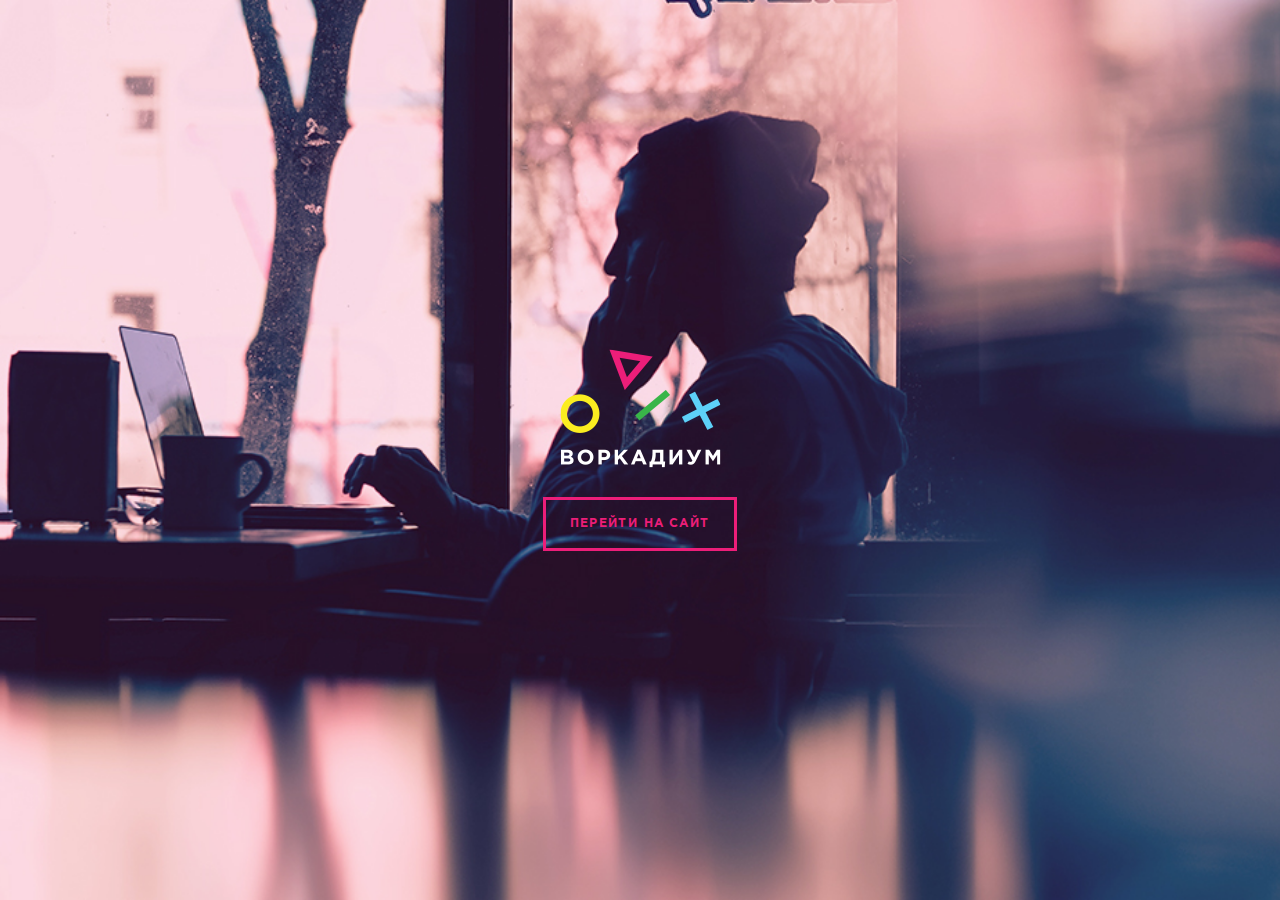
<file: index.html>
<!DOCTYPE html>
<html lang="ru">

<head>
  <meta charset="utf-8">
  <meta name="viewport" content="width=device-width, initial-scale=1.0">
  <meta http-equiv="X-UA-Compatible" content="ie=edge">
  <meta name="keywords" content="коворкинг, коворкинг-пространство, социальное, топология, социальная топология, текучая пространственность, интернет-занятость, телеработа, фриланс, интернет-работник, коворкинг-центр, город, coworking, coworking space, the social, topology, social topology, fluid spatiality">
  <meta name="description" content="Коворкинг-клуб «Workadium» — идеальное место не только для успешной работы, но и для ярких мероприятий. Оборудованные всем необходимым аудитории подойдут как для лекций и мастер-классов, так и для презентаций, конференций, тренингов. В коворкинг-клубе мы уделяем внимание деталям, создавая благоприятные условия для Вас">
  <title>Коворкинг-клуб «Workadium»</title>

  <link rel="apple-touch-icon" sizes="180x180" href="/images/favicon/apple-touch-icon.png">
  <link rel="icon" type="image/png" sizes="32x32" href="/images/favicon/favicon-32x32.png">
  <link rel="icon" type="image/png" sizes="16x16" href="/images/favicon/favicon-16x16.png">
  <link rel="manifest" href="/images/favicon/site.webmanifest">
  <link rel="mask-icon" href="/images/favicon/safari-pinned-tab.svg" color="#5bbad5">
  <meta name="msapplication-TileColor" content="#e1dcc7">
  <meta name="theme-color" content="#ffffff">

  <link href="https://fonts.googleapis.com/css?family=Open+Sans:700|Roboto:300,700&amp;subset=cyrillic" rel="stylesheet">
  <link href="/css/main.css" rel="stylesheet">
</head>
<body>
  <div class="intro-wrapper">
    <div class="intro">
      <a class="intro__link" href="general.html">Перейти на сайт</a>
    </div>
  </div>
</body>
</html>
</file>
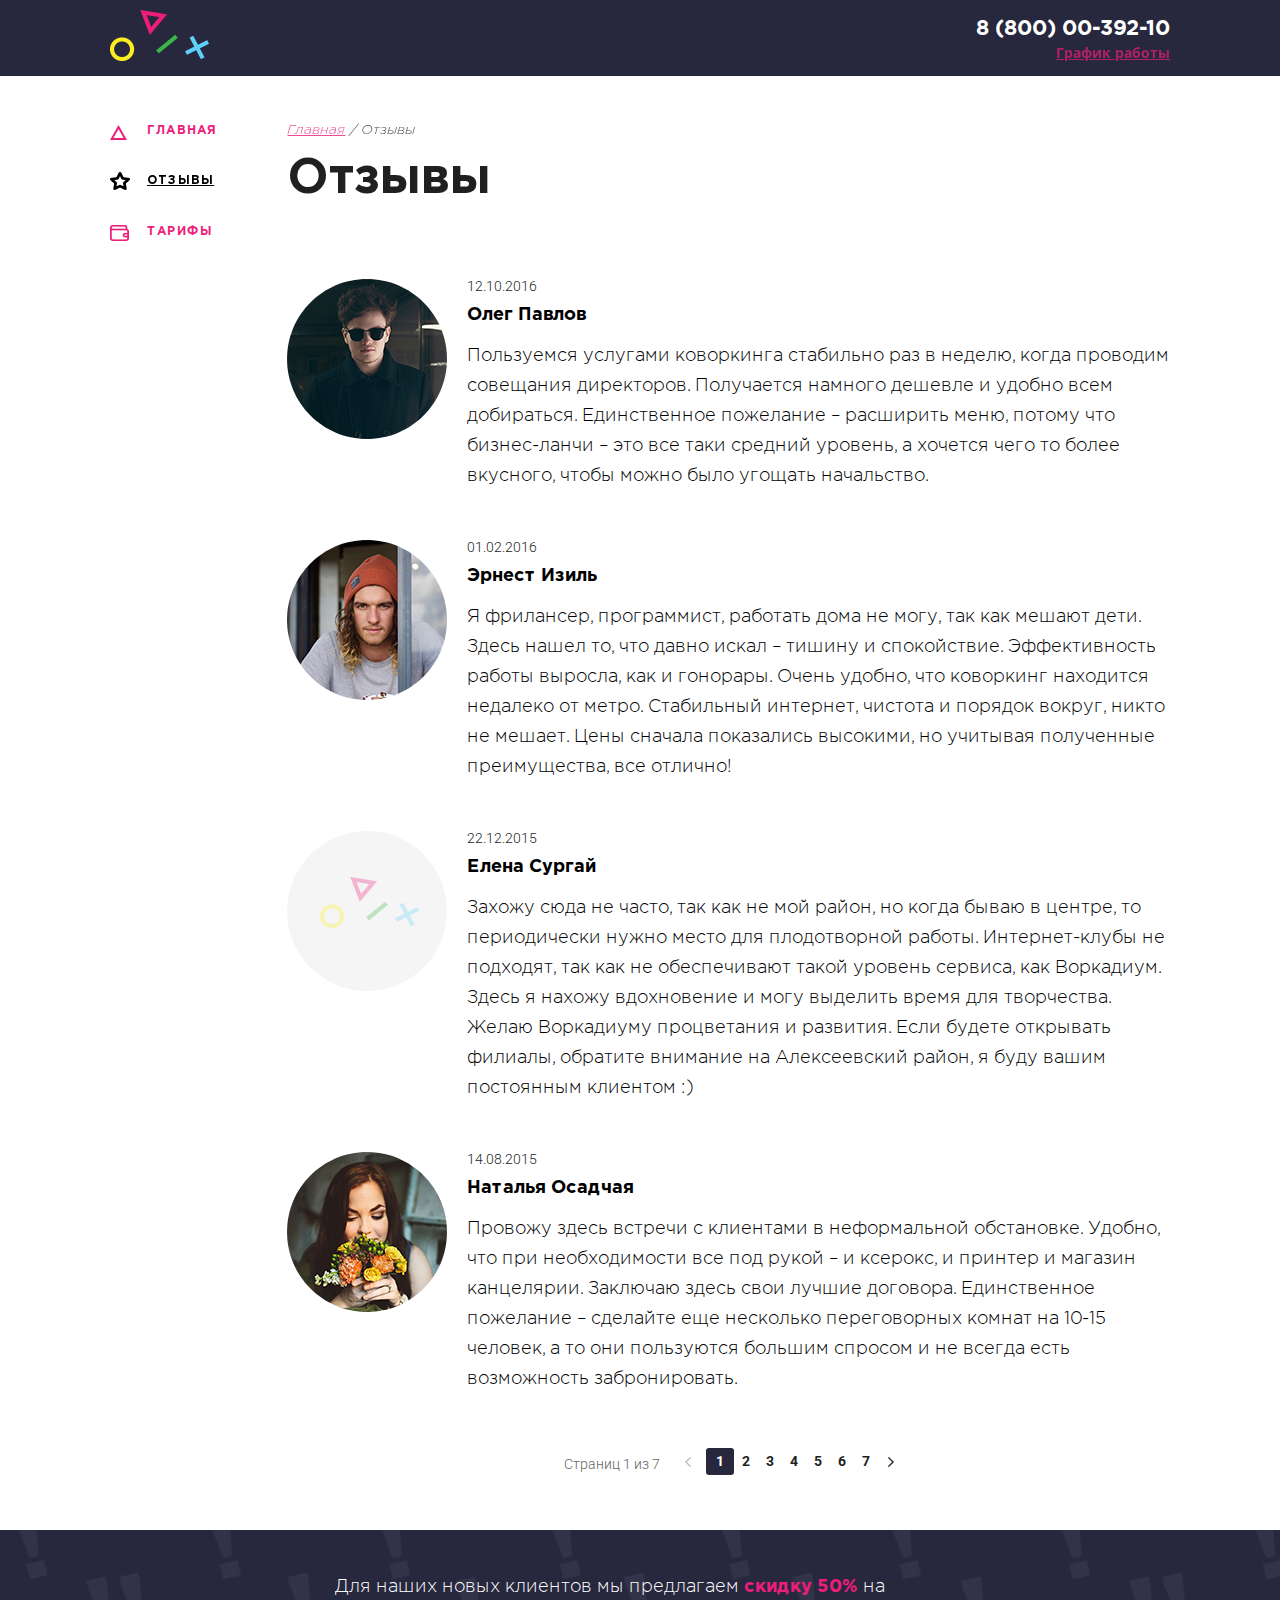
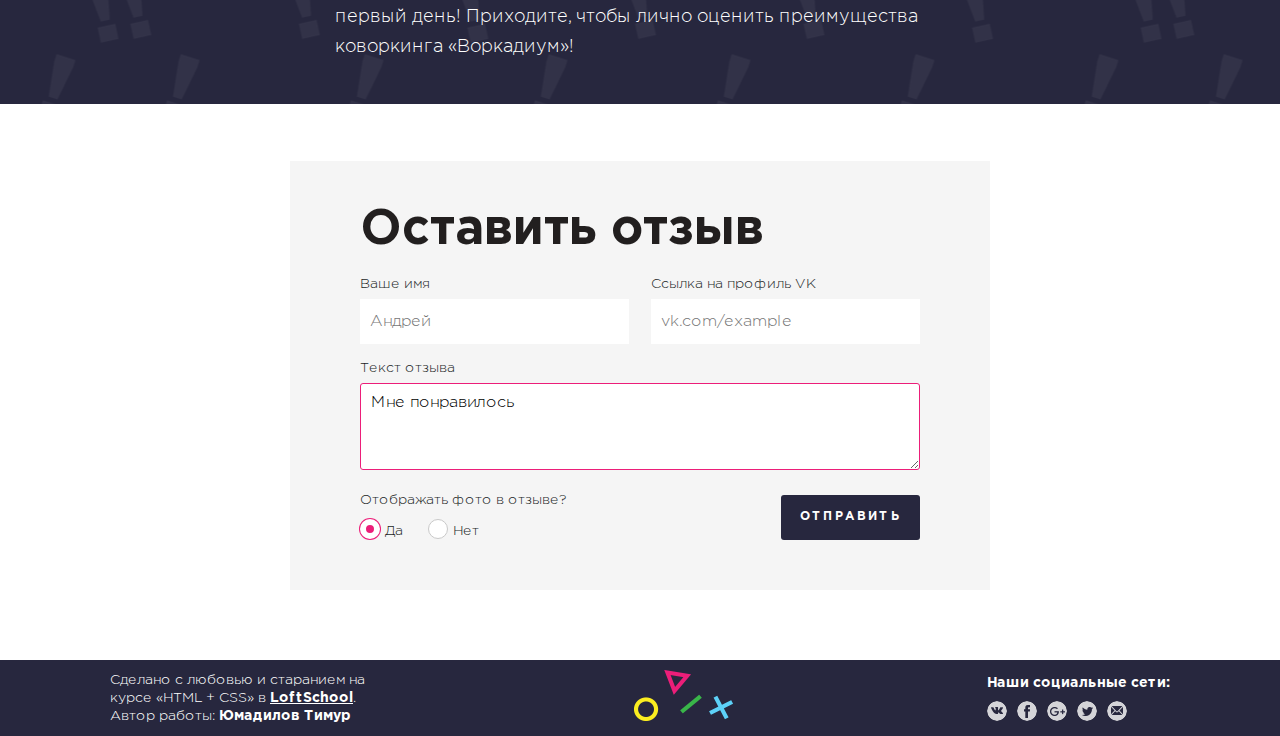
<file: comments.html>
<!DOCTYPE html>
<html lang="ru">

<head>
  <meta charset="utf-8">
  <meta name="viewport" content="width=device-width, initial-scale=1.0">
  <meta http-equiv="X-UA-Compatible" content="ie=edge">
  <meta name="keywords" content="коворкинг, коворкинг-пространство, социальное, топология, социальная топология, текучая пространственность, интернет-занятость, телеработа, фриланс, интернет-работник, коворкинг-центр, город, coworking, coworking space, the social, topology, social topology, fluid spatiality">
  <meta name="description" content="Коворкинг-клуб «Workadium» — идеальное место не только для успешной работы, но и для ярких мероприятий. Оборудованные всем необходимым аудитории подойдут как для лекций и мастер-классов, так и для презентаций, конференций, тренингов. В коворкинг-клубе мы уделяем внимание деталям, создавая благоприятные условия для Вас">
  <title>Отзывы о коворкинг-клубе «Workadium»</title>

  <link rel="apple-touch-icon" sizes="180x180" href="/images/favicon/apple-touch-icon.png">
  <link rel="icon" type="image/png" sizes="32x32" href="/images/favicon/favicon-32x32.png">
  <link rel="icon" type="image/png" sizes="16x16" href="/images/favicon/favicon-16x16.png">
  <link rel="manifest" href="/images/favicon/site.webmanifest">
  <link rel="mask-icon" href="/images/favicon/safari-pinned-tab.svg" color="#5bbad5">
  <meta name="msapplication-TileColor" content="#e1dcc7">
  <meta name="theme-color" content="#ffffff">

  <link href="https://fonts.googleapis.com/css?family=Open+Sans:700|Roboto:300,700&amp;subset=cyrillic" rel="stylesheet">
  <link href="/css/main.css" rel="stylesheet">
</head>

<body>
  <div class="wrapper">
    <header class="main-header  main-header--bottom-margin">
      <div class="container">
        <div class="main-header--flex-wrapper">
          <a class="main-logo" href="general.html">
            <img class="main-logo__picture" src="images/coworking-logo.png" alt="Логотип коворкинг-клуба «Workadium»">
          </a>
          <div class="contacts">
            <a class="contacts__phone" href="tel:+78000039210">8 (800) 00-392-10</a>
            <button type="button" class="contacts__button">График работы</button>
            <div class="contacts__tooltip">
              <span class="contacts__work-time">пн-вс: 09:00-20:00</span>
              <span class="contacts__work-dinner">обед: 14:00-14:30</span>
            </div>
          </div>
        </div>
      </div>
    </header>

    <div class="container  page-flex-wrapper">
      <aside class="main-sidebar">
        <nav class="main-sidebar__menu">
          <ul class="main-sidebar__list">
            <li class="main-sidebar__item">
              <a class="main-sidebar__link main-sidebar__link--general" href="general.html">Главная</a>
            </li>
            <li class="main-sidebar__item">
              <a class="main-sidebar__link main-sidebar__link--reviews  main-sidebar__link--active">Отзывы</a>
            </li>
            <li class="main-sidebar__item">
              <a class="main-sidebar__link  main-sidebar__link--rates" href="rates.html">Тарифы</a>
            </li>
          </ul>
        </nav>
      </aside>
      <main class="index-content">
        <nav class="breadcrumbs  breadcrumbs--margin-bottom">
          <ul class="breadcrumbs__list">
            <li class="breadcrumbs__item">
              <a href="general.html" class="breadcrumbs__link">Главная </a>
            </li>
            <li class="breadcrumbs__item">
              <a class="breadcrumbs__link  breadcrumbs__link--active">/ Отзывы</a>
            </li>
          </ul>
        </nav>
        <section class="news">
          <h1 class="news__title">Отзывы</h1>
          <article class="news__post">
            <img class="news__image" src="/images/author-photo-1.png" alt="Фотография Олега Павлова">
            <div class="news__content">
              <time class="news__date" datetime="2016-10-12">12.10.2016</time>
              <h3 class="news__name">Олег Павлов</h3>
              <p class="news__text">Пользуемся услугами коворкинга стабильно раз в неделю, когда проводим совещания директоров. Получается намного
                дешевле и удобно всем добираться. Единственное пожелание – расширить меню, потому что бизнес-ланчи – это
                все таки средний уровень, а хочется чего то более вкусного, чтобы можно было угощать начальство.</p>
            </div>
          </article>
          <article class="news__post">
            <img class="news__image" src="/images/author-photo-2.png" alt="Фотография Эрнеста Изиля">
            <div class="news__content">
              <time class="news__date" datetime="2016-02-01">01.02.2016</time>
              <h3 class="news__name">Эрнест Изиль</h3>
              <p class="news__text">Я фрилансер, программист, работать дома не могу, так как мешают дети. Здесь нашел то, что давно искал – тишину
                и спокойствие. Эффективность работы выросла, как и гонорары. Очень удобно, что коворкинг находится недалеко
                от метро. Стабильный интернет, чистота и порядок вокруг, никто не мешает. Цены сначала показались высокими,
                но учитывая полученные преимущества, все отлично!</p>
            </div>
          </article>
          <article class="news__post">
            <img class="news__image" src="/images/author-photo-3.png" alt="Фотография Елены Сургай">
            <div class="news__content">
              <time class="news__date" datetime="2015-12-22">22.12.2015</time>
              <h3 class="news__name">Елена Сургай</h3>
              <p class="news__text">Захожу сюда не часто, так как не мой район, но когда бываю в центре, то периодически нужно место для плодотворной
                работы. Интернет-клубы не подходят, так как не обеспечивают такой уровень сервиса, как Воркадиум. Здесь я
                нахожу вдохновение и могу выделить время для творчества. Желаю Воркадиуму процветания и развития. Если будете
                открывать филиалы, обратите внимание на Алексеевский район, я буду вашим постоянным клиентом :)</p>
            </div>
          </article>
          <article class="news__post">
            <img class="news__image" src="/images/author-photo-4.png" alt="Фотография Натальи Осадчей">
            <div class="news__content">
              <time class="news__date" datetime="2015-08-14">14.08.2015</time>
              <h3 class="news__name">Наталья Осадчая</h3>
              <p class="news__text">Провожу здесь встречи с клиентами в неформальной обстановке. Удобно, что при необходимости все под рукой –
                и ксерокс, и принтер и магазин канцелярии. Заключаю здесь свои лучшие договора. Единственное пожелание –
                сделайте еще несколько переговорных комнат на 10-15 человек, а то они пользуются большим спросом и не всегда
                есть возможность забронировать.</p>
            </div>
          </article>
          <div class="switcher">
            <span class="switcher__display">Страниц 1 из 7</span>
            <div class="switcher__paginator">
              <a href="#" class="switcher__prev switcher__prev--disabled">Предыдущая страница</a>
              <ul class="switcher__pages">
                <li class="switcher__page-item">
                  <a class="switcher__link  switcher__link--active" href="#">1</a>
                </li>
                <li class="switcher__page-item">
                  <a class="switcher__link" href="#">2</a>
                </li>
                <li class="switcher__page-item">
                  <a class="switcher__link" href="#">3</a>
                </li>
                <li class="switcher__page-item">
                  <a class="switcher__link" href="#">4</a>
                </li>
                <li class="switcher__page-item">
                  <a class="switcher__link" href="#">5</a>
                </li>
                <li class="switcher__page-item">
                  <a class="switcher__link" href="#">6</a>
                </li>
                <li class="switcher__page-item">
                  <a class="switcher__link" href="#">7</a>
                </li>
              </ul>
              <a href="#" class="switcher__next">Следующая страница</a>
            </div>
          </div>
        </section>
      </main>
    </div>
    <aside class="note  note--margins">
      <p class="note__text">
        Для наших новых клиентов мы предлагаем
        <span class="note__special-text">скидку 50%</span> на первый день! Приходите, чтобы лично оценить преимущества коворкинга «Воркадиум»!
      </p>
    </aside>

    <section class="review">

      <h3 class="review__title">Оставить отзыв</h3>

      <form class="review__form  review__flex-container" action="https://workadium.com" method="POST">

        <div class="review__form-element">
          <label class="review__text" for="user-name">Ваше имя</label>
          <input class="review__text-input" id="user-name" type="text" name="username" placeholder="Андрей" required autocomplete="off">
        </div>

        <div class="review__form-element">
          <label class="review__text" for="vk-url">Ссылка на профиль VK</label>
          <input class="review__text-input" id="vk-url" type="text" name="vk" placeholder="vk.com/example" required autocomplete="off">
        </div>

        <div class="review__form-element">
          <label class="review__text" for="review-text">Текст отзыва</label>
          <textarea class="review__textarea" id="review-text" name="review" required autocomplete="off">Мне понравилось</textarea>
        </div>

        <div class="review__form-element">
          <span class="review__text">Отображать фото в отзыве?</span>
          <input class="review__radio" id="radio-yes" type="radio" name="with-photo-question" value="yes" checked>
          <label class="review__radio-label" for="radio-yes">Да</label>
          <input class="review__radio" id="radio-no" type="radio" name="with-photo-question" value="no">
          <label class="review__radio-label" for="radio-no">Нет</label>
        </div>

        <div class="review__form-element">
          <button class="review__submit" type="submit">Отправить</button>
        </div>

      </form>
    </section>

    <footer class="main-footer  main-footer--margin-top">
      <div class="container">
        <div class="main-footer--flex-wrapper">
          <p class="main-footer__copyright">
            Сделано с любовью и старанием на курсе «HTML + CSS» в
            <a href="https://loftschool.com/">LoftSchool</a>. Автор работы:
            <span class="main-footer__author">Юмадилов Тимур</span>
          </p>
          <a class="main-logo" href="general.html">
            <img class="main-logo__picture" src="images/coworking-logo.png" alt="Логотип коворкинг-клуба «Workadium»">
          </a>
          <section class="main-footer__footer-social">
            <h4 class="main-footer__social-text">Наши социальные сети:</h4>
            <ul class="main-footer__social-list">
              <li class="main-footer__social-item">
                <a class="main-footer__social-btn  main-footer__social-item--vk" href="#">Вконтакте</a>
              </li>
              <li class="main-footer__social-item">
                <a class="main-footer__social-btn  main-footer__social-item--fb" href="#">Фейсбук</a>
              </li>
              <li class="main-footer__social-item">
                <a class="main-footer__social-btn  main-footer__social-item--gp" href="#">Гугл Плюс</a>
              </li>
              <li class="main-footer__social-item">
                <a class="main-footer__social-btn  main-footer__social-item--tw" href="#">Твиттер</a>
              </li>
              <li class="main-footer__social-item">
                <a class="main-footer__social-btn  main-footer__social-item--mail" href="#">Электронная почта</a>
              </li>
            </ul>
          </section>
        </div>
      </div>
    </footer>
  </div>
</body>

</html>
</file>
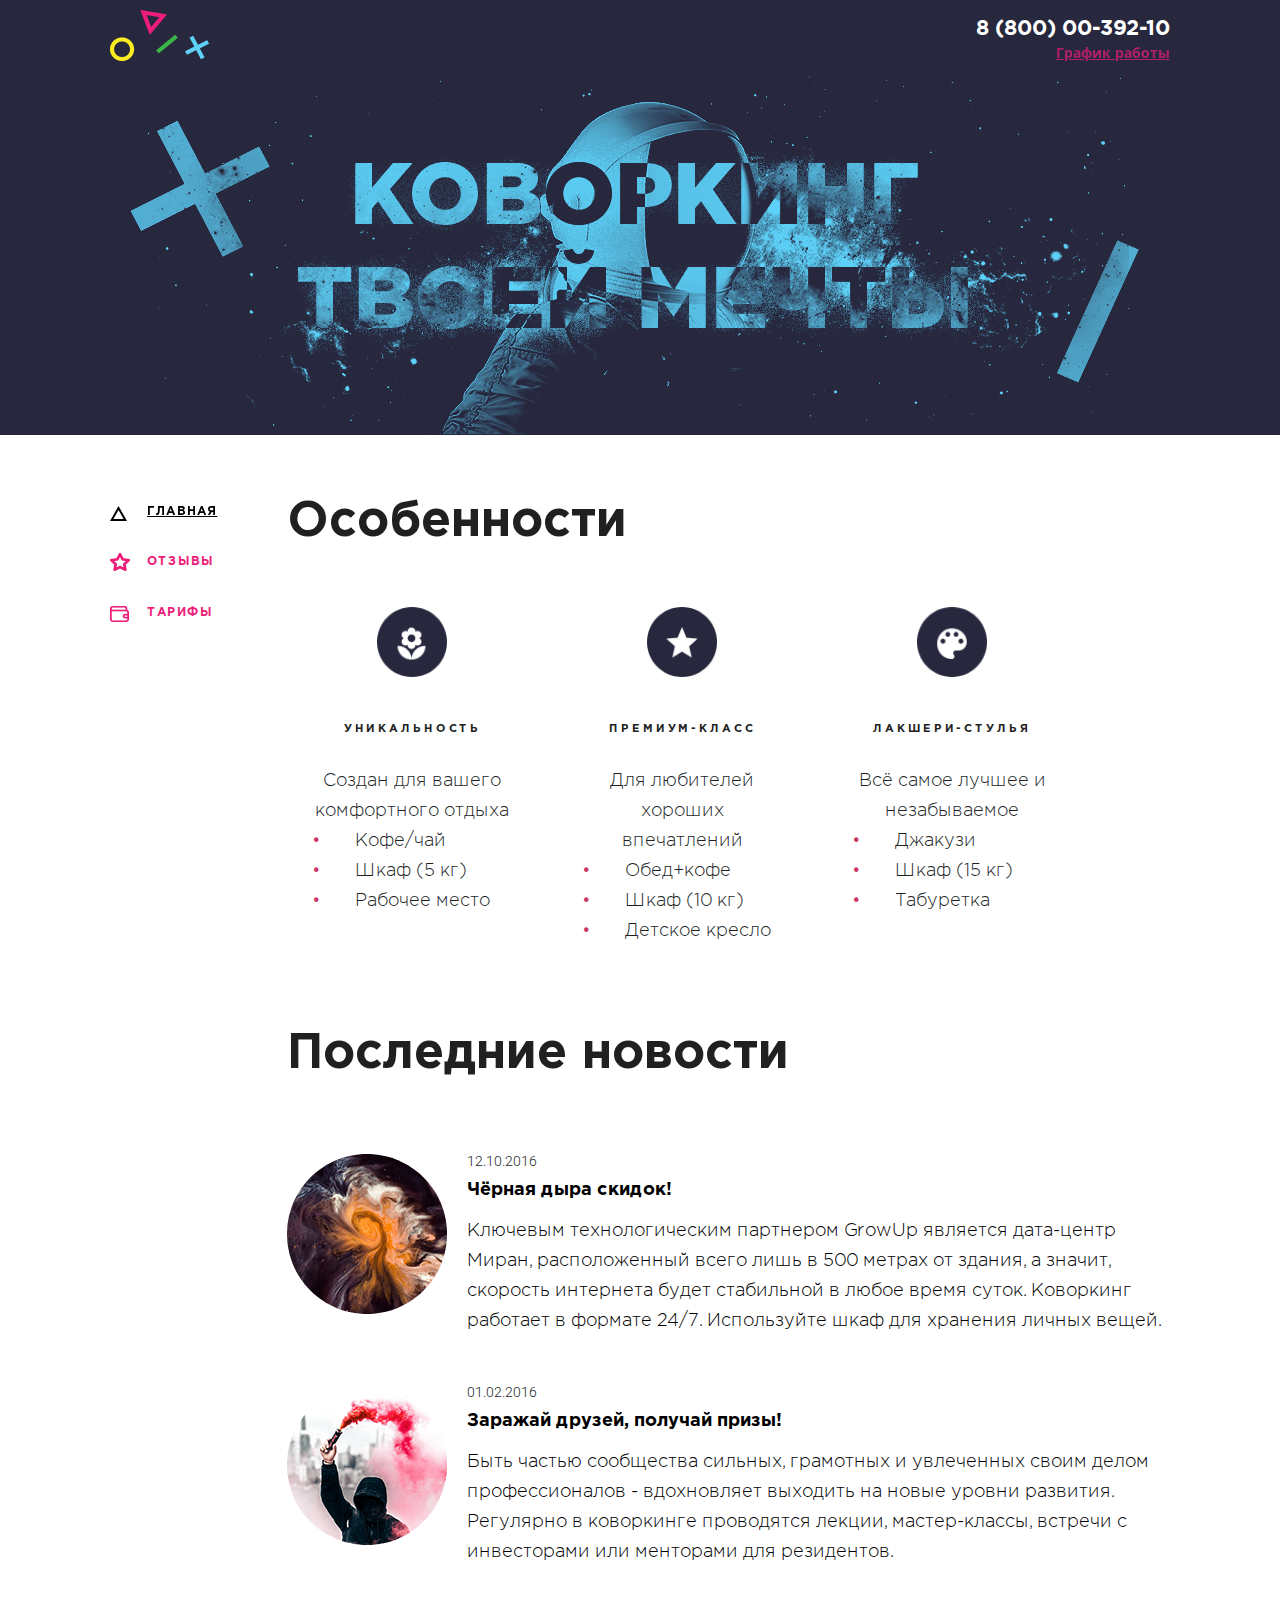
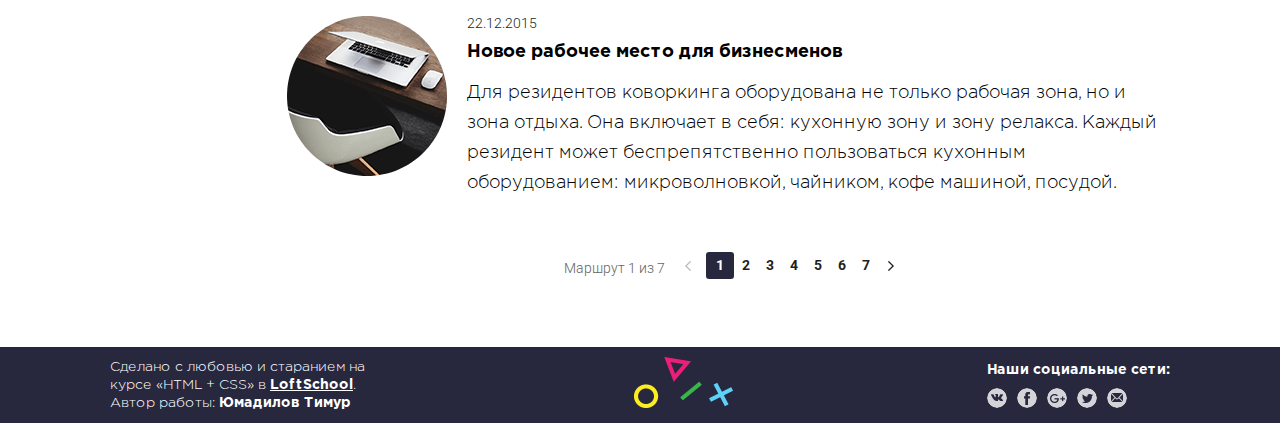
<file: general.html>
<!DOCTYPE html>
<html lang="ru">

<head>
  <meta charset="utf-8">
  <meta name="viewport" content="width=device-width, initial-scale=1.0">
  <meta http-equiv="X-UA-Compatible" content="ie=edge">
  <meta name="keywords" content="коворкинг, коворкинг-пространство, социальное, топология, социальная топология, текучая пространственность, интернет-занятость, телеработа, фриланс, интернет-работник, коворкинг-центр, город, coworking, coworking space, the social, topology, social topology, fluid spatiality">
  <meta name="description" content="Коворкинг-клуб «Workadium» — идеальное место не только для успешной работы, но и для ярких мероприятий. Оборудованные всем необходимым аудитории подойдут как для лекций и мастер-классов, так и для презентаций, конференций, тренингов. В коворкинг-клубе мы уделяем внимание деталям, создавая благоприятные условия для Вас">
  <title>Коворкинг-клуб «Workadium»</title>

  <link rel="apple-touch-icon" sizes="180x180" href="/images/favicon/apple-touch-icon.png">
  <link rel="icon" type="image/png" sizes="32x32" href="/images/favicon/favicon-32x32.png">
  <link rel="icon" type="image/png" sizes="16x16" href="/images/favicon/favicon-16x16.png">
  <link rel="manifest" href="/images/favicon/site.webmanifest">
  <link rel="mask-icon" href="/images/favicon/safari-pinned-tab.svg" color="#5bbad5">
  <meta name="msapplication-TileColor" content="#e1dcc7">
  <meta name="theme-color" content="#ffffff">

  <link href="https://fonts.googleapis.com/css?family=Open+Sans:700|Roboto:300,700&amp;subset=cyrillic" rel="stylesheet">
  <link href="/css/main.css" rel="stylesheet">
</head>

<body>
  <div class="wrapper">
  <header class="main-header">
    <div class="container">
      <div class="main-header--flex-wrapper">
        <a class="main-logo">
          <img class="main-logo__picture" src="images/coworking-logo.png" alt="Логотип коворкинг-клуба «Workadium»">
        </a>
        <div class="contacts">
          <a class="contacts__phone" href="tel:+78000039210">8 (800) 00-392-10</a>
          <button type="button" class="contacts__button">График работы</button>
          <div class="contacts__tooltip">
              <span class="contacts__work-time">пн-вс: 09:00-20:00</span>
              <span class="contacts__work-dinner">обед: 14:00-14:30</span>
          </div>
        </div>
      </div>
    </div>
  </header>

  <div class="keyvisual">
    <div class="container">
      <h1 class="keyvisual__title">Коворкинг твоей мечты</h1>
    </div>
  </div>

  <div class="container  page-flex-wrapper">
    <aside class="main-sidebar">
      <nav class="main-sidebar__menu">
        <ul class="main-sidebar__list">
          <li class="main-sidebar__item">
            <a class="main-sidebar__link main-sidebar__link--general main-sidebar__link--active">Главная</a>
          </li>
          <li class="main-sidebar__item">
            <a class="main-sidebar__link main-sidebar__link--reviews" href="comments.html">Отзывы</a>
          </li>
          <li class="main-sidebar__item">
            <a class="main-sidebar__link  main-sidebar__link--rates" href="rates.html">Тарифы</a>
          </li>
        </ul>
      </nav>
    </aside>

    <main>
      <section class="features">
        <h2 class="features__title">Особенности</h2>
        <div class="features__items">
          <div class="features__item">
            <b class="features__name">Уникальность</b>
            <p class="features__text">Создан для вашего комфортного отдыха</p>
            <ul class="features__list">
              <li class="features__list-item">
                Кофе/чай
              </li>
              <li class="features__list-item">
                Шкаф (5 кг)
              </li>
              <li class="features__list-item">
                Рабочее место
              </li>
            </ul>
          </div>
          <div class="features__item">
            <b class="features__name">Премиум-класс</b>
            <p class="features__text">Для любителей хороших впечатлений</p>
            <ul class="features__list">
              <li class="features__list-item">
                Обед+кофе
              </li>
              <li class="features__list-item">
                Шкаф (10 кг)
              </li>
              <li class="features__list-item">
                Детское кресло
              </li>
            </ul>
          </div>
          <div class="features__item">
            <b class="features__name">Лакшери-стулья</b>
            <p class="features__text">Всё самое лучшее и незабываемое</p>
            <ul class="features__list">
              <li class="features__list-item">
                Джакузи
              </li>
              <li class="features__list-item">
                Шкаф (15 кг)
              </li>
              <li class="features__list-item">
                Табуретка
              </li>
            </ul>
          </div>
        </div>
      </section>

      <section class="news">
        <h2 class="news__title">Последние новости</h2>
        <article class="news__post">
          <div class="news__image-wrap">
            <img class="news__image" src="/images/news-item-1.png" alt="Фотография чёрной дыры">
          </div>
          <div class="news__content">
            <time class="news__date" datetime="2016-10-12">12.10.2016</time>
            <h3 class="news__name">Чёрная дыра скидок!</h3>
            <p class="news__text">Ключевым технологическим партнером GrowUp является дата-центр Миран, расположенный всего лишь в 500 метрах от
              здания, а значит, скорость интернета будет стабильной в любое время суток. Коворкинг работает в формате 24/7.
              Используйте шкаф для хранения личных вещей.</p>
          </div>
        </article>
        <article class="news__post">
          <img class="news__image" src="/images/news-item-2.png" alt="Фотография творческого человека">
          <div class="news__content">
            <time class="news__date" datetime="2016-02-01">01.02.2016</time>
            <h3 class="news__name">Заражай друзей, получай призы!</h3>
            <p class="news__text">Быть частью сообщества сильных, грамотных и увлеченных своим делом профессионалов - вдохновляет выходить на новые
              уровни развития. Регулярно в коворкинге проводятся лекции, мастер-классы, встречи с инвесторами или менторами
              для резидентов. </p>
          </div>
        </article>
        <article class="news__post">
          <img class="news__image" src="/images/news-item-3.png" alt="Фотография рабочего стола">
          <div class="news__content">
            <time class="news__date" datetime="2015-12-22">22.12.2015</time>
            <h3 class="news__name">Новое рабочее место для бизнесменов</h3>
            <p class="news__text">Для резидентов коворкинга оборудована не только рабочая зона, но и зона отдыха. Она включает в себя: кухонную
              зону и зону релакса. Каждый резидент может беспрепятственно пользоваться кухонным оборудованием: микроволновкой,
              чайником, кофе машиной, посудой.</p>
          </div>
        </article>
        <div class="switcher">
          <span class="switcher__display">Маршрут 1 из 7</span>
          <div class="switcher__paginator">
            <a href="#" class="switcher__prev switcher__prev--disabled">Предыдущая страница</a>
            <ul class="switcher__pages">
              <li class="switcher__page-item">
                <a class="switcher__link  switcher__link--active" href="#">1</a>
              </li>
              <li class="switcher__page-item">
                <a class="switcher__link" href="#">2</a>
              </li>
              <li class="switcher__page-item">
                <a class="switcher__link" href="#">3</a>
              </li>
              <li class="switcher__page-item">
                <a class="switcher__link" href="#">4</a>
              </li>
              <li class="switcher__page-item">
                <a class="switcher__link" href="#">5</a>
              </li>
              <li class="switcher__page-item">
                <a class="switcher__link" href="#">6</a>
              </li>
              <li class="switcher__page-item">
                <a class="switcher__link" href="#">7</a>
              </li>
            </ul>
            <a href="#" class="switcher__next">Следующая страница</a>
          </div>
        </div>
      </section>
    </main>
  </div>

  <footer class="main-footer  main-footer--margin-top">
    <div class="container">
      <div class="main-footer--flex-wrapper">
        <p class="main-footer__copyright">
          Сделано с любовью и старанием на курсе «HTML + CSS» в
          <a href="https://loftschool.com/">LoftSchool</a>. Автор работы:
          <span class="main-footer__author">Юмадилов Тимур</span>
        </p>
        <a class="main-logo">
          <img class="main-logo__picture" src="images/coworking-logo.png" alt="Логотип коворкинг-клуба «Workadium»">
        </a>
        <section class="main-footer__footer-social">
          <h4 class="main-footer__social-text">Наши социальные сети:</h4>
          <ul class="main-footer__social-list">
            <li class="main-footer__social-item">
              <a class="main-footer__social-btn  main-footer__social-item--vk" href="#">Вконтакте</a>
            </li>
            <li class="main-footer__social-item">
              <a class="main-footer__social-btn  main-footer__social-item--fb" href="#">Фейсбук</a>
            </li>
            <li class="main-footer__social-item">
              <a class="main-footer__social-btn  main-footer__social-item--gp" href="#">Гугл Плюс</a>
            </li>
            <li class="main-footer__social-item">
              <a class="main-footer__social-btn  main-footer__social-item--tw" href="#">Твиттер</a>
            </li>
            <li class="main-footer__social-item">
              <a class="main-footer__social-btn  main-footer__social-item--mail" href="#">Электронная почта</a>
            </li>
          </ul>
        </section>
      </div>
    </div>
  </footer>
</div>
</body>

</html>
</file>
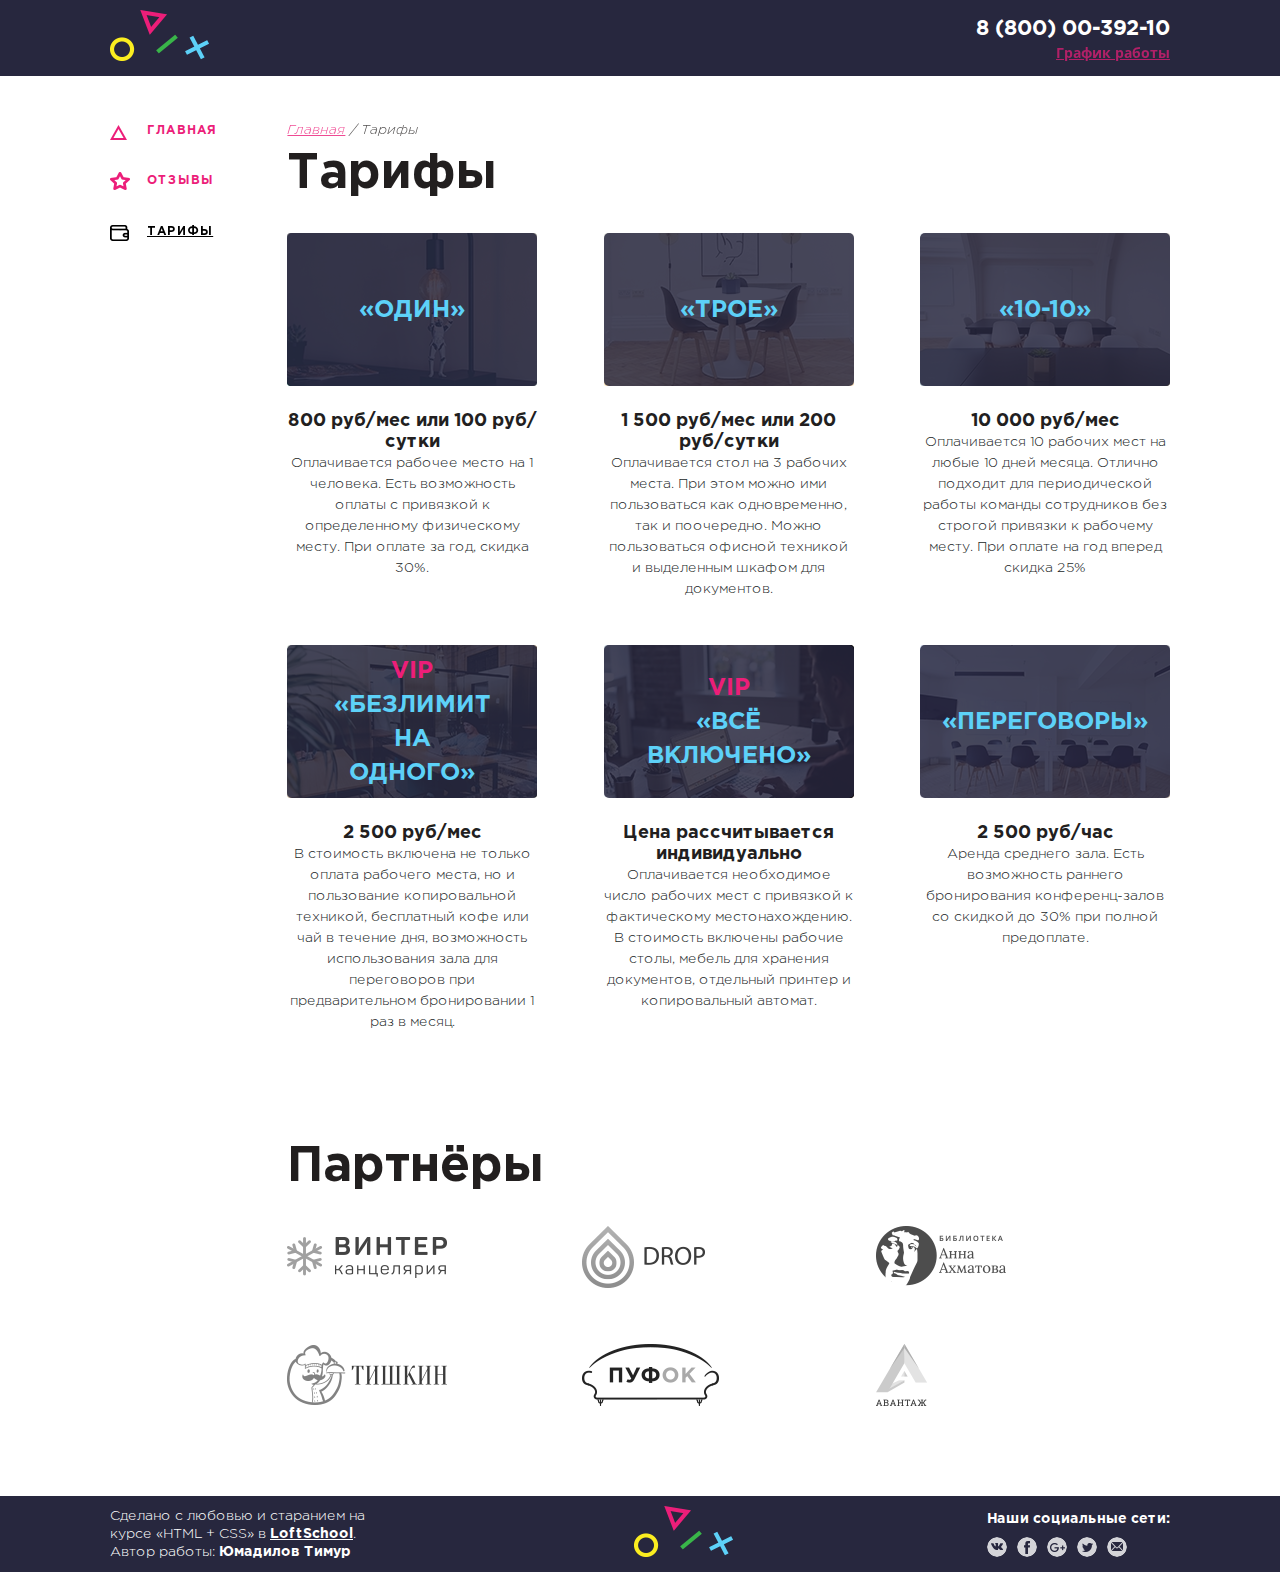
<file: rates.html>
<!DOCTYPE html>
<html lang="ru">

<head>
  <meta charset="utf-8">
  <meta name="viewport" content="width=device-width, initial-scale=1.0">
  <meta http-equiv="X-UA-Compatible" content="ie=edge">
  <meta name="keywords" content="коворкинг, коворкинг-пространство, социальное, топология, социальная топология, текучая пространственность, интернет-занятость, телеработа, фриланс, интернет-работник, коворкинг-центр, город, coworking, coworking space, the social, topology, social topology, fluid spatiality">
  <meta name="description" content="Коворкинг-клуб «Workadium» — идеальное место не только для успешной работы, но и для ярких мероприятий. Оборудованные всем необходимым аудитории подойдут как для лекций и мастер-классов, так и для презентаций, конференций, тренингов. В коворкинг-клубе мы уделяем внимание деталям, создавая благоприятные условия для Вас">
  <title>Тарифы коворкинг-клуба «Workadium»</title>

  <link rel="apple-touch-icon" sizes="180x180" href="/images/favicon/apple-touch-icon.png">
  <link rel="icon" type="image/png" sizes="32x32" href="/images/favicon/favicon-32x32.png">
  <link rel="icon" type="image/png" sizes="16x16" href="/images/favicon/favicon-16x16.png">
  <link rel="manifest" href="/images/favicon/site.webmanifest">
  <link rel="mask-icon" href="/images/favicon/safari-pinned-tab.svg" color="#5bbad5">
  <meta name="msapplication-TileColor" content="#e1dcc7">
  <meta name="theme-color" content="#ffffff">

  <link href="https://fonts.googleapis.com/css?family=Open+Sans:700|Roboto:300,700&amp;subset=cyrillic" rel="stylesheet">
  <link href="/css/main.css" rel="stylesheet">
</head>

<body>
  <div class="wrapper">
    <header class="main-header  main-header--bottom-margin">
      <div class="container">
        <div class="main-header--flex-wrapper">
          <a class="main-logo" href="general.html">
            <img class="main-logo__picture" src="images/coworking-logo.png" alt="Логотип коворкинг-клуба «Workadium»">
          </a>
          <div class="contacts">
            <a class="contacts__phone" href="tel:+78000039210">8 (800) 00-392-10</a>
            <button type="button" class="contacts__button">График работы</button>
            <div class="contacts__tooltip">
              <span class="contacts__work-time">пн-вс: 09:00-20:00</span>
              <span class="contacts__work-dinner">обед: 14:00-14:30</span>
            </div>
          </div>
        </div>
      </div>
    </header>

    <div class="container  page-flex-wrapper">
      <aside class="main-sidebar">
        <nav class="main-sidebar__menu">
          <ul class="main-sidebar__list">
            <li class="main-sidebar__item">
              <a class="main-sidebar__link main-sidebar__link--general" href="general.html">Главная</a>
            </li>
            <li class="main-sidebar__item">
              <a class="main-sidebar__link main-sidebar__link--reviews" href="comments.html">Отзывы</a>
            </li>
            <li class="main-sidebar__item">
              <a class="main-sidebar__link  main-sidebar__link--rates  main-sidebar__link--active">Тарифы</a>
            </li>
          </ul>
        </nav>
      </aside>
      <main class="index-content">
        <nav class="breadcrumbs  breadcrumbs--margin-bottom">
          <ul class="breadcrumbs__list">
            <li class="breadcrumbs__item">
              <a href="general.html" class="breadcrumbs__link">Главная </a>
            </li>
            <li class="breadcrumbs__item">
              <a class="breadcrumbs__link  breadcrumbs__link--active">/ Тарифы</a>
            </li>
          </ul>
        </nav>
        <section class="rates">
          <h1 class="rates__title">Тарифы</h1>
          <div class="rates--flex-conteiner">
            <article class="rates__item">
              <div class="rates__preview">
                <img class="rates__img" src="/images/rates/rate-1.jpg" alt="Тариф «Один»">
                <h3 class="rates__name">«Один»</h3>
              </div>
              <b class="rates__price">800 руб/мес или 100 руб/сутки</b>
              <p class="rates__text">Оплачивается рабочее место на 1 человека. Есть возможность оплаты с привязкой к определенному физическому месту.
                При оплате за год, скидка 30%.</p>
            </article>
            <article class="rates__item">
              <div class="rates__preview">
                <img class="rates__img" src="/images/rates/rate-2.jpg" alt="Тариф «Трое»">
                <h3 class="rates__name">«Трое»</h3>
              </div>
              <b class="rates__price">1 500 руб/мес или 200 руб/сутки</b>
              <p class="rates__text">Оплачивается стол на 3 рабочих места. При этом можно ими пользоваться как одновременно, так и поочередно. Можно
                пользоваться офисной техникой и выделенным шкафом для документов.</p>
            </article>
            <article class="rates__item">
              <div class="rates__preview">
                <img class="rates__img" src="/images/rates/rate-3.jpg" alt="Тариф «10-10»">
                <h3 class="rates__name">«10-10»</h3>
              </div>
              <b class="rates__price">10 000 руб/мес</b>
              <p class="rates__text">Оплачивается 10 рабочих мест на любые 10 дней месяца. Отлично подходит для периодической работы команды сотрудников
                без строгой привязки к рабочему месту. При оплате на год вперед скидка 25%</p>
            </article>
            <article class="rates__item">
              <div class="rates__preview">
                <img class="rates__img" src="/images/rates/rate-4.jpg" alt="Тариф «Безлимит на одного»">
                <h3 class="rates__name">
                  <span class="rates__name--special">VIP</span>«Безлимит на одного»</h3>
              </div>
              <b class="rates__price">2 500 руб/мес</b>
              <p class="rates__text">В стоимость включена не только оплата рабочего места, но и пользование копировальной техникой, бесплатный кофе
                или чай в течение дня, возможность использования зала для переговоров при предварительном бронировании 1
                раз в месяц.</p>
            </article>
            <article class="rates__item">
              <div class="rates__preview">
                <img class="rates__img" src="/images/rates/rate-5.jpg" alt="Тариф «Всё включено»">
                <h3 class="rates__name">
                  <span class="rates__name--special">VIP</span>«Всё включено»</h3>
              </div>
              <b class="rates__price">Цена рассчитывается индивидуально</b>
              <p class="rates__text">Оплачивается необходимое число рабочих мест с привязкой к фактическому местонахождению. В стоимость включены
                рабочие столы, мебель для хранения документов, отдельный принтер и копировальный автомат.</p>
            </article>
            <article class="rates__item">
              <div class="rates__preview">
                <img class="rates__img" src="/images/rates/rate-6.jpg" alt="Тариф «Переговоры»">
                <h3 class="rates__name">«Переговоры»</h3>
              </div>
              <b class="rates__price">2 500 руб/час</b>
              <p class="rates__text">Аренда среднего зала. Есть возможность раннего бронирования конференц-залов со скидкой до 30% при полной предоплате.</p>
            </article>
          </div>
        </section>
        <section class="partners">
          <h2 class="partners__title">Партнёры</h2>
          <div class="partners__logotypes  partners__logotypes--flex">
            <a class="partners__link" href="https://example.com">
              <img class="partners__image" src="/images/parthner-logo-1.png" alt="Логотип компании «Винтер»">
            </a>
            <a class="partners__link" href="https://example.com">
              <img class="partners__image" src="/images/parthner-logo-2.png" alt="Логотип компании «DROP»">
            </a>
            <a class="partners__link" href="https://example.com">
              <img class="partners__image" src="/images/parthner-logo-3.png" alt="Логотип библиотеки Анны Ахматовой">
            </a>
            <a class="partners__link" href="https://example.com">
              <img class="partners__image" src="/images/parthner-logo-4.png" alt="Логотип компании «Тишкин»">
            </a>
            <a class="partners__link" href="https://example.com">
              <img class="partners__image" src="/images/parthner-logo-5.png" alt="Логотип компании «Пуфок»">
            </a>
            <a class="partners__link" href="https://example.com">
              <img class="partners__image" src="/images/parthner-logo-6.png" alt="Логотип компании «Авантаж»">
            </a>
          </div>
        </section>
      </main>
    </div>

    <footer class="main-footer">
      <div class="container">
        <div class="main-footer--flex-wrapper">
          <p class="main-footer__copyright">
            Сделано с любовью и старанием на курсе «HTML + CSS» в
            <a href="https://loftschool.com/">LoftSchool</a>. Автор работы:
            <span class="main-footer__author">Юмадилов Тимур</span>
          </p>
          <a class="main-logo" href="general.html">
            <img class="main-logo__picture" src="images/coworking-logo.png" alt="Логотип коворкинг-клуба «Workadium»">
          </a>
          <section class="main-footer__footer-social">
            <h4 class="main-footer__social-text">Наши социальные сети:</h4>
            <ul class="main-footer__social-list">
              <li class="main-footer__social-item">
                <a class="main-footer__social-btn  main-footer__social-item--vk" href="#">Вконтакте</a>
              </li>
              <li class="main-footer__social-item">
                <a class="main-footer__social-btn  main-footer__social-item--fb" href="#">Фейсбук</a>
              </li>
              <li class="main-footer__social-item">
                <a class="main-footer__social-btn  main-footer__social-item--gp" href="#">Гугл Плюс</a>
              </li>
              <li class="main-footer__social-item">
                <a class="main-footer__social-btn  main-footer__social-item--tw" href="#">Твиттер</a>
              </li>
              <li class="main-footer__social-item">
                <a class="main-footer__social-btn  main-footer__social-item--mail" href="#">Электронная почта</a>
              </li>
            </ul>
          </section>
        </div>
      </div>
    </footer>
  </div>
</body>

</html>
</file>
<file: css/main.css>
/* layout setups */
@import url('./base/normalize.css');
@import url('./base/fonts.css');
@import url('./base/base.css');

/* sections */
@import url('./sections/intro.css');
@import url('./sections/main-header.css');
@import url('./sections/main-logo.css');
@import url('./sections/contacts.css');
@import url('./sections/keyvisual.css');
@import url('./sections/main-sidebar.css');
@import url('./sections/breadcrumbs.css');
@import url('./sections/features.css');
@import url('./sections/news.css');
@import url('./sections/switcher.css');
@import url('./sections/note.css');
@import url('./sections/review.css');
@import url('./sections/rates.css');
@import url('./sections/partners.css');
@import url('./sections/main-footer.css');
</file>
